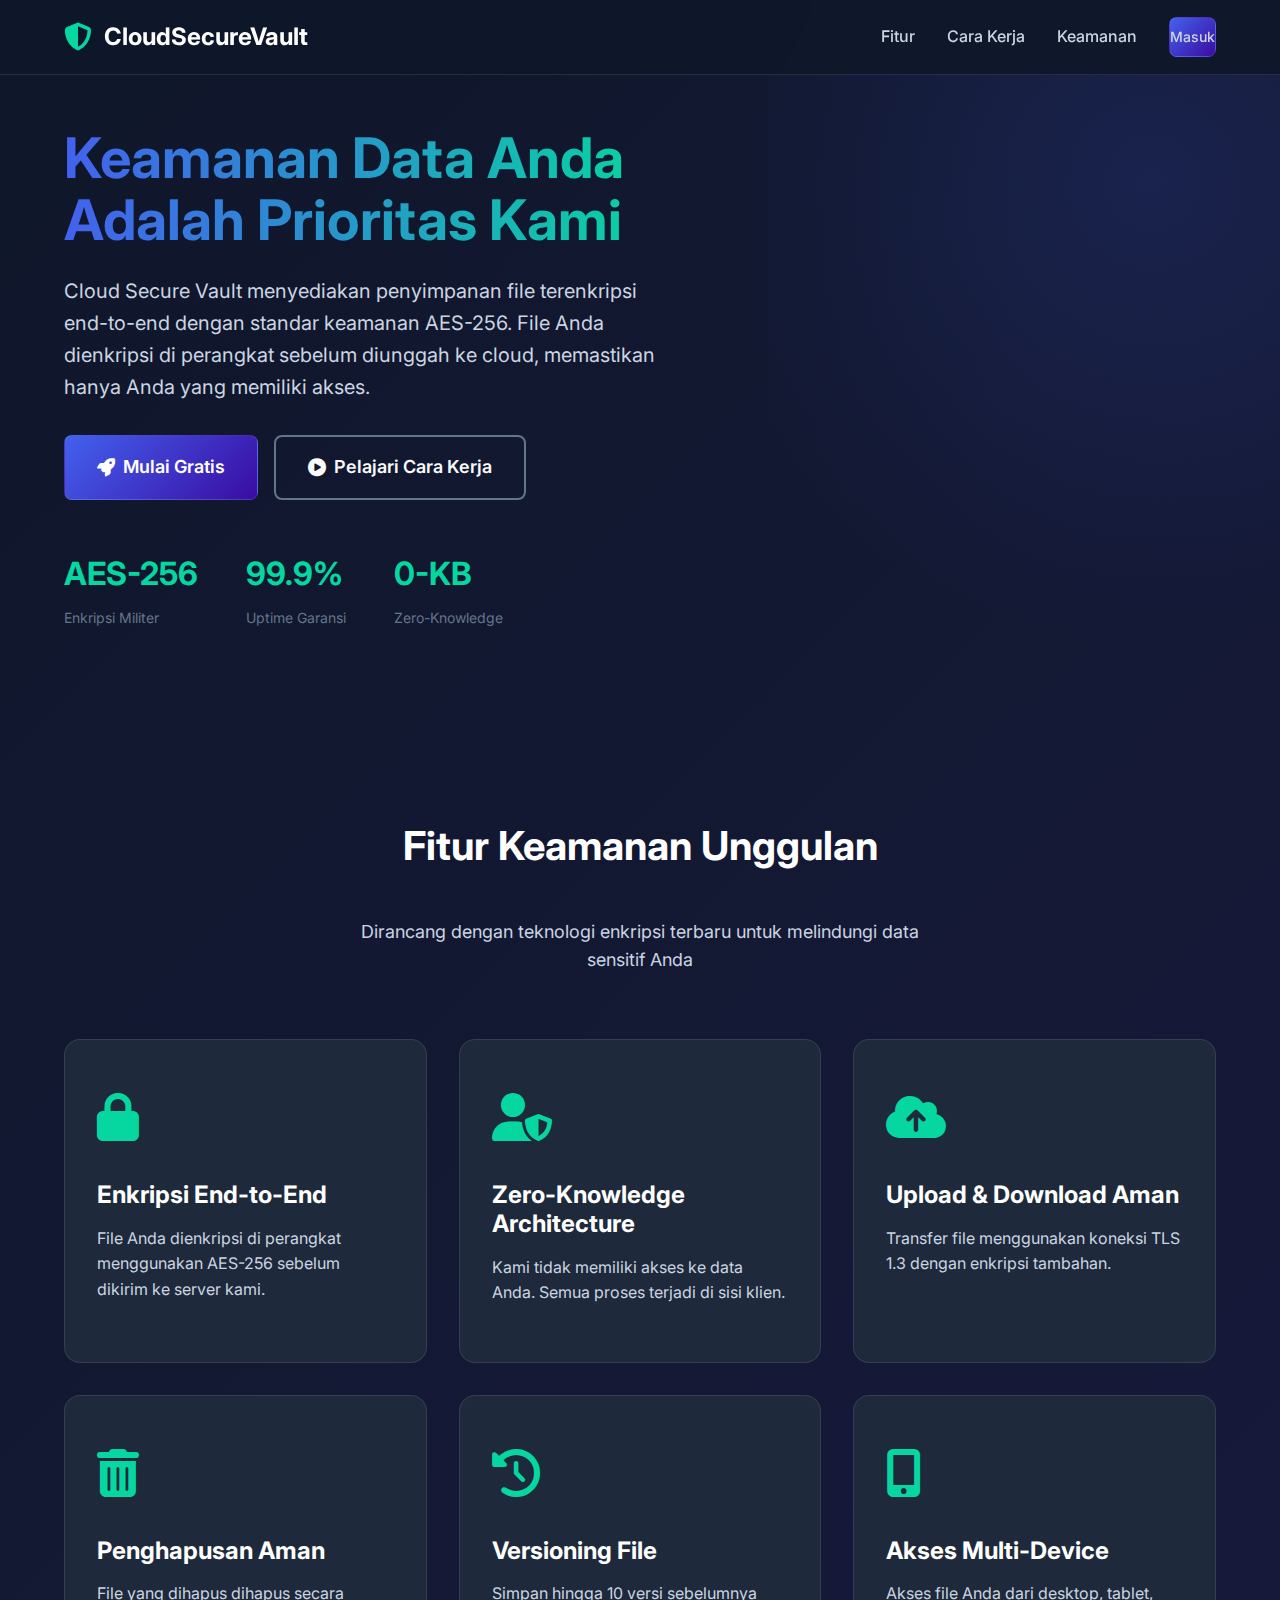
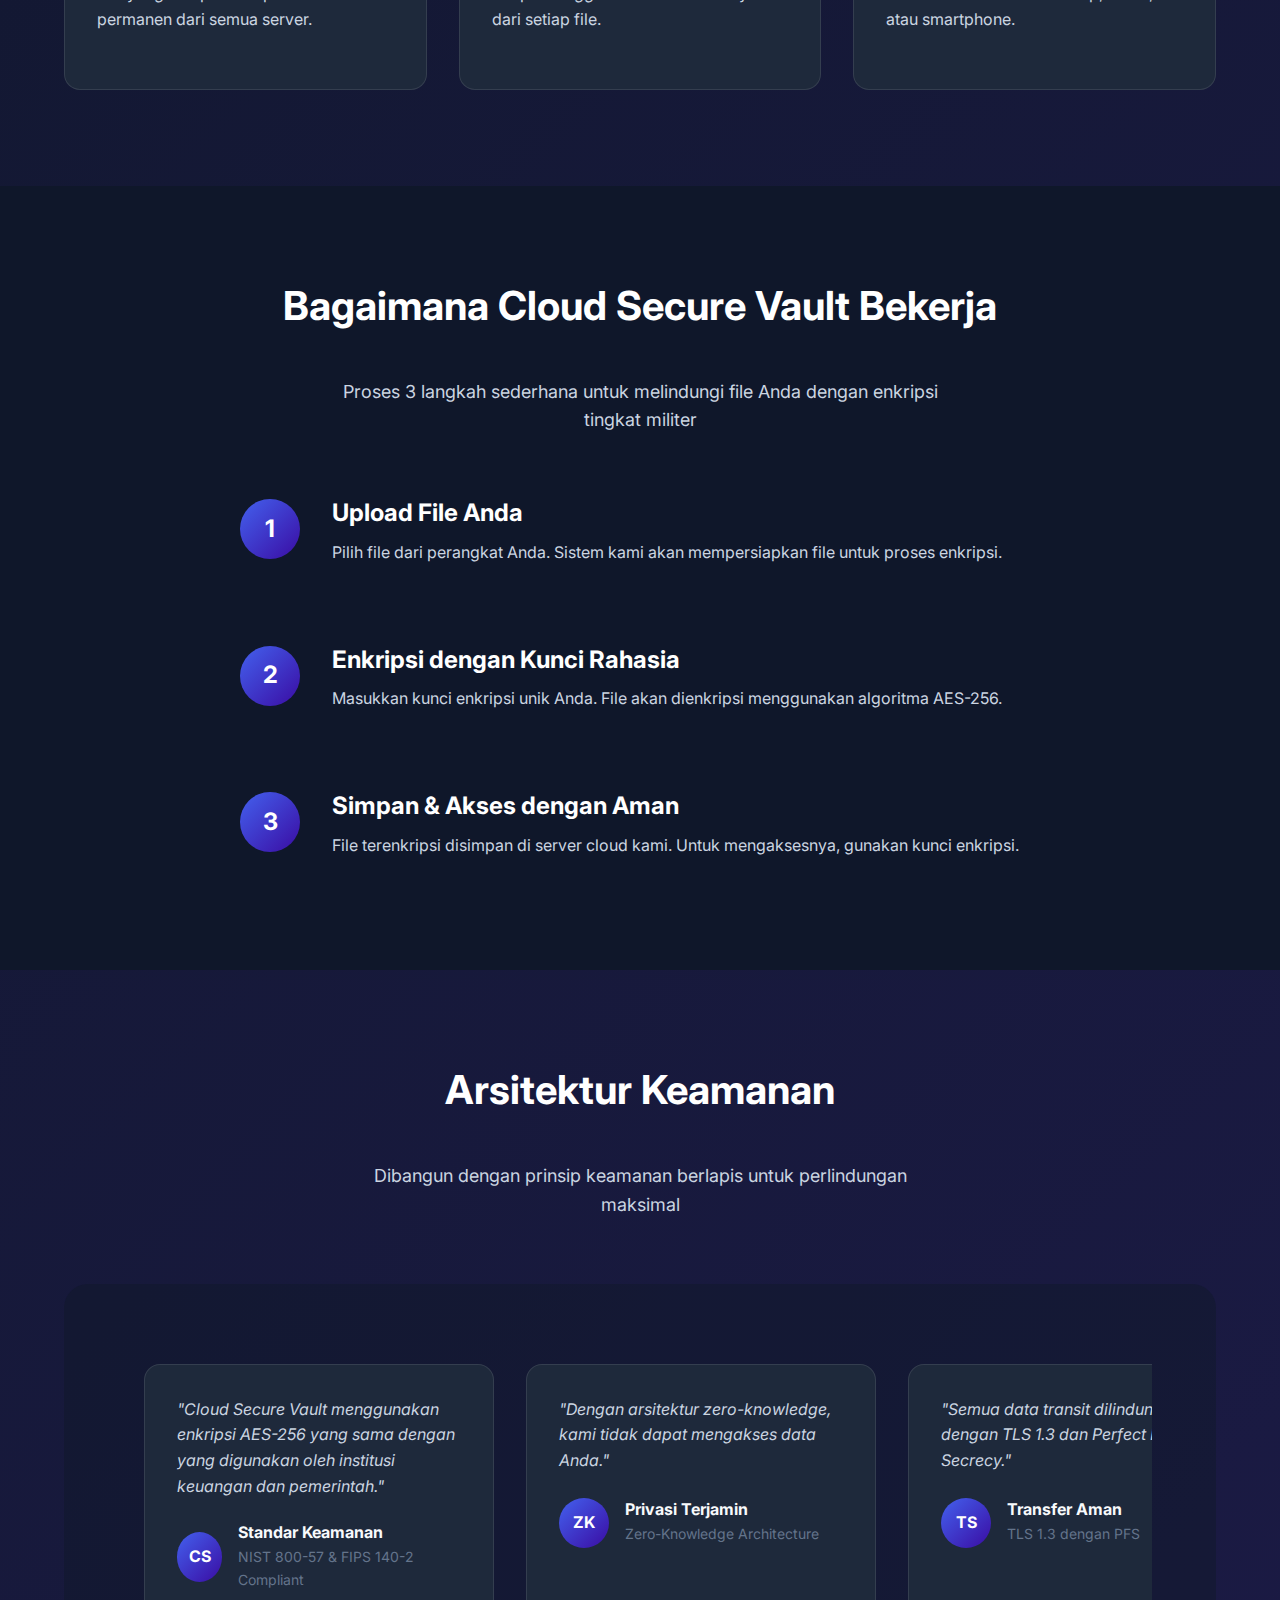
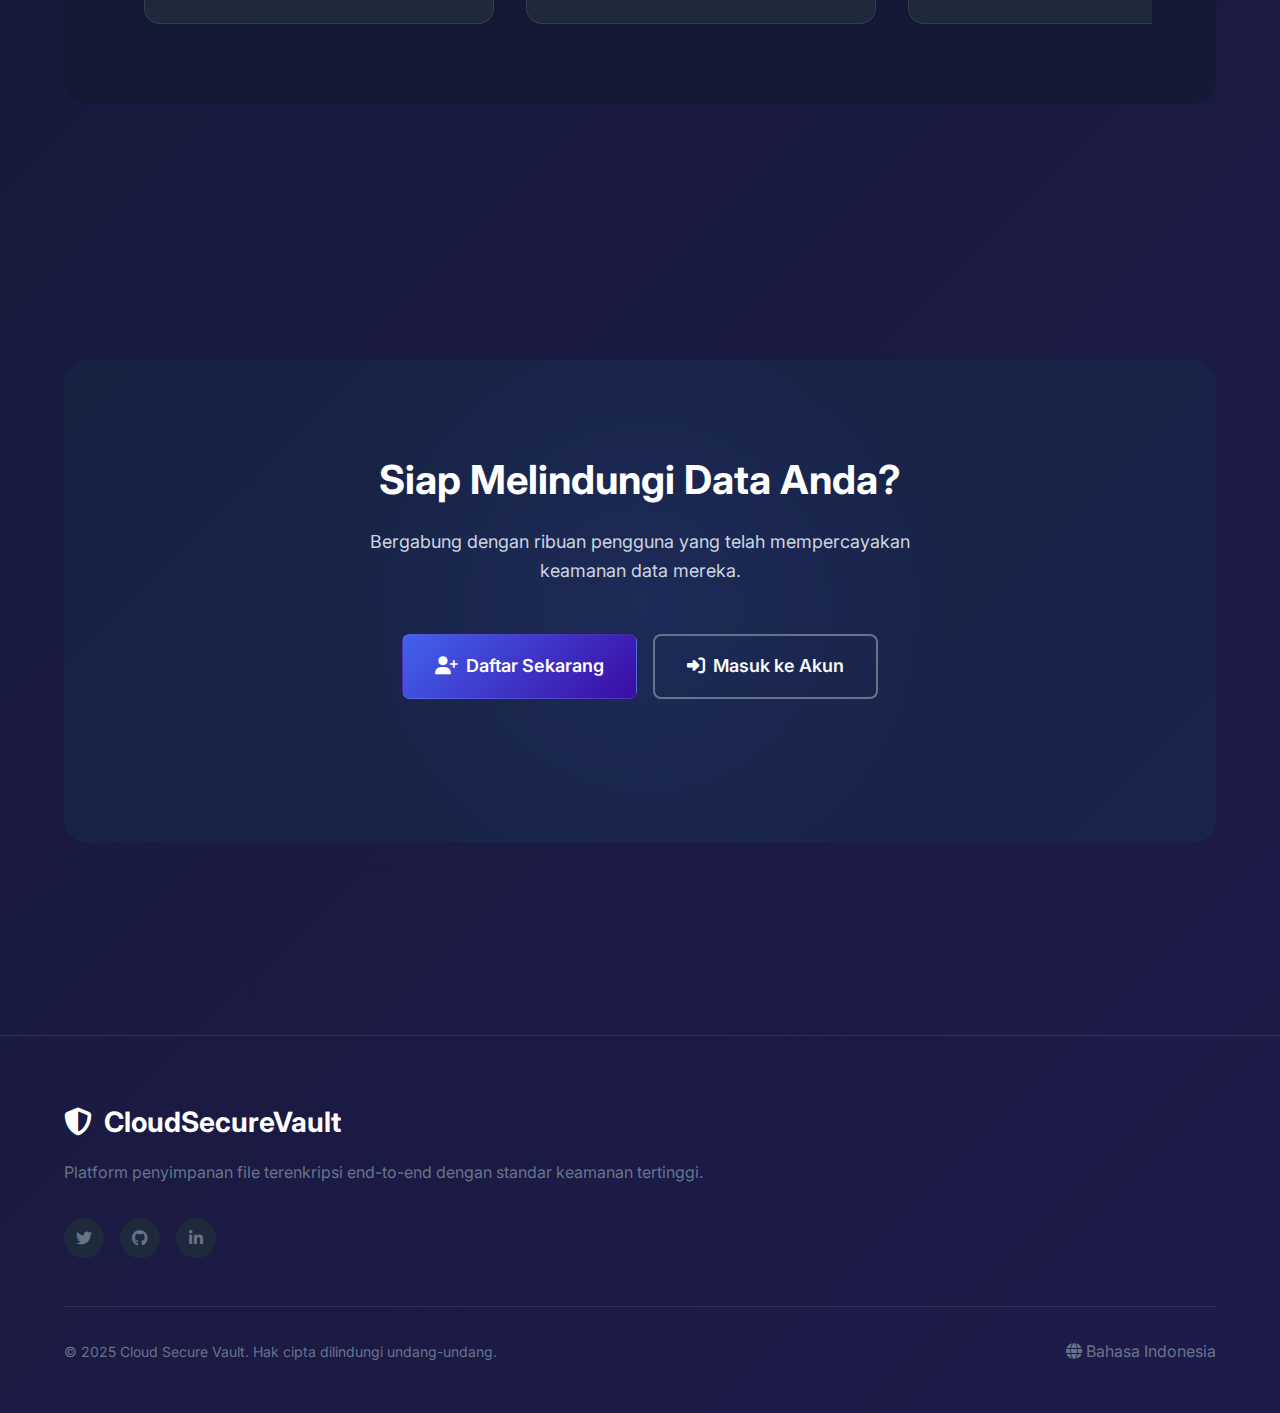
<file: index.html>
<!DOCTYPE html>
<html lang="id">
<head>
  <meta charset="UTF-8" />
  <meta name="viewport" content="width=device-width, initial-scale=1.0" />
  <title>Cloud Secure Vault - Penyimpanan File Terenkripsi End-to-End</title>
  <meta name="description" content="Cloud Secure Vault adalah solusi penyimpanan file terenkripsi AES-256 dengan keamanan tingkat militer.">
  <link rel="stylesheet" href="https://cdnjs.cloudflare.com/ajax/libs/font-awesome/6.4.0/css/all.min.css">
  <link href="https://fonts.googleapis.com/css2?family=Inter:wght@300;400;500;600;700&display=swap" rel="stylesheet">
  <link rel="stylesheet" href="css/style.css">
  <link rel="icon" type="image/svg+xml" href="https://api.iconify.design/mdi/shield-lock.svg">
</head>
<body>
  <nav class="navbar">
    <div class="nav-container">
      <a href="index.html" class="logo">
        <i class="fas fa-shield-alt logo-icon"></i>
        <span>CloudSecureVault</span>
      </a>
      
      <div class="nav-links">
        <a href="#features">Fitur</a>
        <a href="#how-it-works">Cara Kerja</a>
        <a href="#security">Keamanan</a>
        <a href="login.html" class="btn btn-primary btn-sm">Masuk</a>
      </div>
      
      <button class="mobile-menu-btn" id="mobile-menu-btn">
        <i class="fas fa-bars"></i>
      </button>
    </div>
  </nav>

  <section class="hero">
    <div class="container">
      <div class="hero-content">
        <h1 class="hero-title">Keamanan Data Anda Adalah Prioritas Kami</h1>
        <p class="hero-subtitle">
          Cloud Secure Vault menyediakan penyimpanan file terenkripsi end-to-end dengan standar keamanan AES-256. 
          File Anda dienkripsi di perangkat sebelum diunggah ke cloud, memastikan hanya Anda yang memiliki akses.
        </p>
        
        <div class="hero-buttons">
          <a href="register.html" class="btn btn-primary btn-lg">
            <i class="fas fa-rocket"></i> Mulai Gratis
          </a>
          <a href="#how-it-works" class="btn btn-secondary btn-lg">
            <i class="fas fa-play-circle"></i> Pelajari Cara Kerja
          </a>
        </div>
        
        <div class="hero-stats">
          <div class="stat-item">
            <span class="stat-number">AES-256</span>
            <span class="stat-label">Enkripsi Militer</span>
          </div>
          <div class="stat-item">
            <span class="stat-number">99.9%</span>
            <span class="stat-label">Uptime Garansi</span>
          </div>
          <div class="stat-item">
            <span class="stat-number">0-KB</span>
            <span class="stat-label">Zero-Knowledge</span>
          </div>
        </div>
      </div>
    </div>
  </section>

  <section class="section" id="features">
    <div class="container">
      <h2 class="section-title">Fitur Keamanan Unggulan</h2>
      <p class="section-subtitle">
        Dirancang dengan teknologi enkripsi terbaru untuk melindungi data sensitif Anda
      </p>
      
      <div class="features-grid">
        <div class="feature-card">
          <div class="feature-icon">
            <i class="fas fa-lock"></i>
          </div>
          <h3 class="feature-title">Enkripsi End-to-End</h3>
          <p class="feature-description">
            File Anda dienkripsi di perangkat menggunakan AES-256 sebelum dikirim ke server kami.
          </p>
        </div>
        
        <div class="feature-card">
          <div class="feature-icon">
            <i class="fas fa-user-shield"></i>
          </div>
          <h3 class="feature-title">Zero-Knowledge Architecture</h3>
          <p class="feature-description">
            Kami tidak memiliki akses ke data Anda. Semua proses terjadi di sisi klien.
          </p>
        </div>
        
        <div class="feature-card">
          <div class="feature-icon">
            <i class="fas fa-cloud-upload-alt"></i>
          </div>
          <h3 class="feature-title">Upload & Download Aman</h3>
          <p class="feature-description">
            Transfer file menggunakan koneksi TLS 1.3 dengan enkripsi tambahan.
          </p>
        </div>
        
        <div class="feature-card">
          <div class="feature-icon">
            <i class="fas fa-trash-alt"></i>
          </div>
          <h3 class="feature-title">Penghapusan Aman</h3>
          <p class="feature-description">
            File yang dihapus dihapus secara permanen dari semua server.
          </p>
        </div>
        
        <div class="feature-card">
          <div class="feature-icon">
            <i class="fas fa-history"></i>
          </div>
          <h3 class="feature-title">Versioning File</h3>
          <p class="feature-description">
            Simpan hingga 10 versi sebelumnya dari setiap file.
          </p>
        </div>
        
        <div class="feature-card">
          <div class="feature-icon">
            <i class="fas fa-mobile-alt"></i>
          </div>
          <h3 class="feature-title">Akses Multi-Device</h3>
          <p class="feature-description">
            Akses file Anda dari desktop, tablet, atau smartphone.
          </p>
        </div>
      </div>
    </div>
  </section>

  <section class="section bg-dark" id="how-it-works">
    <div class="container">
      <h2 class="section-title">Bagaimana Cloud Secure Vault Bekerja</h2>
      <p class="section-subtitle">
        Proses 3 langkah sederhana untuk melindungi file Anda dengan enkripsi tingkat militer
      </p>
      
      <div class="steps">
        <div class="step">
          <div class="step-number">1</div>
          <div class="step-content">
            <h3 class="step-title">Upload File Anda</h3>
            <p class="step-description">
              Pilih file dari perangkat Anda. Sistem kami akan mempersiapkan file untuk proses enkripsi.
            </p>
          </div>
        </div>
        
        <div class="step">
          <div class="step-number">2</div>
          <div class="step-content">
            <h3 class="step-title">Enkripsi dengan Kunci Rahasia</h3>
            <p class="step-description">
              Masukkan kunci enkripsi unik Anda. File akan dienkripsi menggunakan algoritma AES-256.
            </p>
          </div>
        </div>
        
        <div class="step">
          <div class="step-number">3</div>
          <div class="step-content">
            <h3 class="step-title">Simpan & Akses dengan Aman</h3>
            <p class="step-description">
              File terenkripsi disimpan di server cloud kami. Untuk mengaksesnya, gunakan kunci enkripsi.
            </p>
          </div>
        </div>
      </div>
    </div>
  </section>

  <section class="section" id="security">
    <div class="container">
      <h2 class="section-title">Arsitektur Keamanan</h2>
      <p class="section-subtitle">
        Dibangun dengan prinsip keamanan berlapis untuk perlindungan maksimal
      </p>
      
      <div class="testimonials">
        <div class="testimonial-slider">
          <div class="testimonial-card">
            <p class="testimonial-text">
              "Cloud Secure Vault menggunakan enkripsi AES-256 yang sama dengan yang digunakan 
              oleh institusi keuangan dan pemerintah."
            </p>
            <div class="testimonial-author">
              <div class="author-avatar">CS</div>
              <div class="author-info">
                <h4>Standar Keamanan</h4>
                <p>NIST 800-57 & FIPS 140-2 Compliant</p>
              </div>
            </div>
          </div>
          
          <div class="testimonial-card">
            <p class="testimonial-text">
              "Dengan arsitektur zero-knowledge, kami tidak dapat mengakses data Anda."
            </p>
            <div class="testimonial-author">
              <div class="author-avatar">ZK</div>
              <div class="author-info">
                <h4>Privasi Terjamin</h4>
                <p>Zero-Knowledge Architecture</p>
              </div>
            </div>
          </div>
          
          <div class="testimonial-card">
            <p class="testimonial-text">
              "Semua data transit dilindungi dengan TLS 1.3 dan Perfect Forward Secrecy."
            </p>
            <div class="testimonial-author">
              <div class="author-avatar">TS</div>
              <div class="author-info">
                <h4>Transfer Aman</h4>
                <p>TLS 1.3 dengan PFS</p>
              </div>
            </div>
          </div>
        </div>
      </div>
    </div>
  </section>

  <section class="section">
    <div class="container">
      <div class="cta">
        <h2 class="cta-title">Siap Melindungi Data Anda?</h2>
        <p class="cta-description">
          Bergabung dengan ribuan pengguna yang telah mempercayakan keamanan data mereka.
        </p>
        <div class="hero-buttons" style="justify-content: center;">
          <a href="register.html" class="btn btn-primary btn-lg">
            <i class="fas fa-user-plus"></i> Daftar Sekarang
          </a>
          <a href="login.html" class="btn btn-secondary btn-lg">
            <i class="fas fa-sign-in-alt"></i> Masuk ke Akun
          </a>
        </div>
      </div>
    </div>
  </section>

  <footer class="footer">
    <div class="container">
      <div class="footer-content">
        <div class="footer-logo">
          <a href="index.html" class="logo">
            <i class="fas fa-shield-alt"></i>
            CloudSecureVault
          </a>
          <p class="footer-description">
            Platform penyimpanan file terenkripsi end-to-end dengan standar keamanan tertinggi.
          </p>
          <div class="social-links">
            <a href="https://x.com/" class="social-link" title="Twitter">
              <i class="fab fa-twitter"></i>
            </a>
            <a href="https://github.com/harun-san/cloud-secure-vault" class="social-link" title="GitHub">
              <i class="fab fa-github"></i>
            </a>
            <a href="https://id.linkedin.com/" class="social-link" title="LinkedIn">
              <i class="fab fa-linkedin-in"></i>
            </a>
          </div>
        </div>
      </div>
      
      <div class="footer-bottom">
        <p class="copyright">
          &copy; 2025 Cloud Secure Vault. Hak cipta dilindungi undang-undang.
        </p>
        <p class="text-gray">
          <i class="fas fa-globe"></i> Bahasa Indonesia
        </p>
      </div>
    </div>
  </footer>

  <script>
    document.getElementById('mobile-menu-btn')?.addEventListener('click', function() {
      const navLinks = document.querySelector('.nav-links');
      navLinks.classList.toggle('mobile-active');
    });
    
    document.addEventListener('click', function(e) {
      const navLinks = document.querySelector('.nav-links');
      const mobileBtn = document.getElementById('mobile-menu-btn');
      
      if (navLinks?.classList.contains('mobile-active') && 
          !navLinks.contains(e.target) && 
          !mobileBtn.contains(e.target)) {
        navLinks.classList.remove('mobile-active');
      }
    });
    
    document.querySelectorAll('a[href^="#"]').forEach(anchor => {
      anchor.addEventListener('click', function(e) {
        e.preventDefault();
        const targetId = this.getAttribute('href');
        if (targetId === '#') return;
        
        const targetElement = document.querySelector(targetId);
        if (targetElement) {
          const navLinks = document.querySelector('.nav-links');
          if (navLinks?.classList.contains('mobile-active')) {
            navLinks.classList.remove('mobile-active');
          }
          
          window.scrollTo({
            top: targetElement.offsetTop - 80,
            behavior: 'smooth'
          });
        }
      });
    });
    
    window.addEventListener('scroll', function() {
      const sections = document.querySelectorAll('section[id]');
      const navLinks = document.querySelectorAll('.nav-links a[href^="#"]');
      
      let current = '';
      sections.forEach(section => {
        const sectionTop = section.offsetTop;
        const sectionHeight = section.clientHeight;
        if (scrollY >= sectionTop - 100) {
          current = section.getAttribute('id');
        }
      });
      
      navLinks.forEach(link => {
        link.classList.remove('active');
        if (link.getAttribute('href') === `#${current}`) {
          link.classList.add('active');
        }
      });
    });
  </script>
</body>
</html>
</file>
<file: css/style.css>
:root {
  --primary: #4361ee;
  --primary-dark: #3a56d4;
  --primary-light: #e0e7ff;
  --secondary: #7209b7;
  --accent: #06d6a0;
  --danger: #ef476f;
  --warning: #ffd166;
  --dark: #0f172a;
  --dark-light: #1e293b;
  --light: #f8fafc;
  --gray: #64748b;
  --gray-light: #cbd5e1;
  --gray-dark: #334155;
  --shadow-sm: 0 1px 2px 0 rgba(0, 0, 0, 0.05);
  --shadow: 0 4px 6px -1px rgba(0, 0, 0, 0.1);
  --shadow-md: 0 10px 15px -3px rgba(0, 0, 0, 0.1);
  --shadow-lg: 0 20px 25px -5px rgba(0, 0, 0, 0.1);
  --shadow-xl: 0 25px 50px -12px rgba(0, 0, 0, 0.25);
  --gradient-primary: linear-gradient(135deg, #4361ee 0%, #3a0ca3 100%);
  --gradient-dark: linear-gradient(135deg, #0f172a 0%, #1e1b4b 100%);
  --gradient-accent: linear-gradient(135deg, #06d6a0 0%, #0284c7 100%);
  --radius-sm: 0.375rem;
  --radius: 0.5rem;
  --radius-md: 0.75rem;
  --radius-lg: 1rem;
  --radius-xl: 1.5rem;
  --transition: all 0.3s ease;
}

* {
  margin: 0;
  padding: 0;
  box-sizing: border-box;
}

html {
  scroll-behavior: smooth;
}

body {
  font-family: 'Inter', -apple-system, BlinkMacSystemFont, 'Segoe UI', Roboto, Oxygen, Ubuntu, sans-serif;
  background: var(--gradient-dark);
  color: var(--light);
  line-height: 1.6;
  min-height: 100vh;
  overflow-x: hidden;
}

h1, h2, h3, h4, h5, h6 {
  font-weight: 700;
  line-height: 1.2;
  margin-bottom: 1rem;
}

p {
  margin-bottom: 1rem;
}

a {
  color: inherit;
  text-decoration: none;
  transition: var(--transition);
}

img {
  max-width: 100%;
  height: auto;
}

.container {
  width: 100%;
  max-width: 1200px;
  margin: 0 auto;
  padding: 0 1.5rem;
}

.btn {
  display: inline-flex;
  align-items: center;
  justify-content: center;
  gap: 0.5rem;
  padding: 0.875rem 1.75rem;
  border-radius: var(--radius);
  font-weight: 600;
  font-size: 1rem;
  cursor: pointer;
  transition: var(--transition);
  border: none;
  outline: none;
  position: relative;
  overflow: hidden;
}

.btn:disabled {
  opacity: 0.6;
  cursor: not-allowed;
}

.btn-primary {
  background: var(--gradient-primary);
  color: white;
  border: 1px solid rgba(255, 255, 255, 0.1);
}

.btn-primary:hover:not(:disabled) {
  transform: translateY(-2px);
  box-shadow: var(--shadow-lg);
}

.btn-secondary {
  background: transparent;
  color: var(--light);
  border: 2px solid var(--gray);
}

.btn-secondary:hover:not(:disabled) {
  border-color: var(--accent);
  color: var(--accent);
  transform: translateY(-2px);
}

.btn-danger {
  background: var(--danger);
  color: white;
}

.btn-danger:hover:not(:disabled) {
  background: #dc2626;
  transform: translateY(-2px);
}

.btn-accent {
  background: var(--accent);
  color: white;
}

.btn-accent:hover:not(:disabled) {
  background: #059669;
  transform: translateY(-2px);
}

.btn-full {
  width: 100%;
}

.btn-sm {
  padding: 0.5rem 1rem;
  font-size: 0.875rem;
}

.btn-lg {
  padding: 1rem 2rem;
  font-size: 1.125rem;
}

.navbar {
  position: fixed;
  top: 0;
  left: 0;
  right: 0;
  background: rgba(15, 23, 42, 0.95);
  backdrop-filter: blur(10px);
  border-bottom: 1px solid rgba(255, 255, 255, 0.1);
  z-index: 1000;
  padding: 1rem 0;
}

.nav-container {
  display: flex;
  justify-content: space-between;
  align-items: center;
  max-width: 1200px;
  margin: 0 auto;
  padding: 0 1.5rem;
}

.logo {
  display: flex;
  align-items: center;
  gap: 0.75rem;
  font-size: 1.5rem;
  font-weight: 700;
  color: white;
}

.logo-icon {
  color: var(--accent);
  font-size: 1.75rem;
}

.nav-links {
  display: flex;
  gap: 2rem;
  align-items: center;
}

.nav-links a {
  color: var(--gray-light);
  font-weight: 500;
  position: relative;
  padding: 0.5rem 0;
}

.nav-links a:hover {
  color: var(--accent);
}

.nav-links a.active {
  color: var(--accent);
}

.nav-links a::after {
  content: '';
  position: absolute;
  bottom: 0;
  left: 0;
  width: 0;
  height: 2px;
  background: var(--accent);
  transition: var(--transition);
}

.nav-links a:hover::after {
  width: 100%;
}

.mobile-menu-btn {
  display: none;
  background: none;
  border: none;
  color: white;
  font-size: 1.5rem;
  cursor: pointer;
  padding: 0.5rem;
}

.hero {
  padding: 8rem 0 6rem;
  position: relative;
  overflow: hidden;
}

.hero::before {
  content: '';
  position: absolute;
  top: -50%;
  right: -20%;
  width: 60%;
  height: 150%;
  background: radial-gradient(circle, rgba(67, 97, 238, 0.15) 0%, transparent 70%);
  z-index: -1;
}

.hero-content {
  max-width: 600px;
}

.hero-title {
  font-size: 3.5rem;
  margin-bottom: 1.5rem;
  background: linear-gradient(90deg, var(--primary) 0%, var(--accent) 100%);
  -webkit-background-clip: text;
  background-clip: text;
  color: transparent;
  line-height: 1.1;
}

.hero-subtitle {
  font-size: 1.25rem;
  color: var(--gray-light);
  margin-bottom: 2rem;
  line-height: 1.6;
}

.hero-buttons {
  display: flex;
  gap: 1rem;
  margin-bottom: 3rem;
}

.hero-stats {
  display: flex;
  gap: 3rem;
  flex-wrap: wrap;
}

.stat-item {
  display: flex;
  flex-direction: column;
  gap: 0.5rem;
}

.stat-number {
  font-size: 2rem;
  font-weight: 700;
  color: var(--accent);
}

.stat-label {
  color: var(--gray);
  font-size: 0.875rem;
}

.section {
  padding: 6rem 0;
}

.section-title {
  text-align: center;
  font-size: 2.5rem;
  margin-bottom: 3rem;
  color: white;
}

.section-subtitle {
  text-align: center;
  color: var(--gray-light);
  max-width: 600px;
  margin: 0 auto 4rem;
  font-size: 1.125rem;
}

.features-grid {
  display: grid;
  grid-template-columns: repeat(auto-fit, minmax(300px, 1fr));
  gap: 2rem;
  margin-top: 3rem;
}

.feature-card {
  background: var(--dark-light);
  padding: 2.5rem 2rem;
  border-radius: var(--radius-lg);
  border: 1px solid rgba(255, 255, 255, 0.1);
  transition: var(--transition);
  position: relative;
  overflow: hidden;
}

.feature-card::before {
  content: '';
  position: absolute;
  top: 0;
  left: 0;
  right: 0;
  height: 3px;
  background: var(--gradient-accent);
  transform: scaleX(0);
  transition: var(--transition);
}

.feature-card:hover {
  transform: translateY(-8px);
  border-color: var(--primary);
  box-shadow: var(--shadow-xl);
}

.feature-card:hover::before {
  transform: scaleX(1);
}

.feature-icon {
  font-size: 3rem;
  color: var(--accent);
  margin-bottom: 1.5rem;
}

.feature-title {
  font-size: 1.5rem;
  margin-bottom: 1rem;
  color: white;
}

.feature-description {
  color: var(--gray-light);
  line-height: 1.6;
}

.bg-dark {
  background: var(--dark);
}

.steps {
  display: flex;
  flex-direction: column;
  gap: 4rem;
  max-width: 800px;
  margin: 0 auto;
  position: relative;
}

.step {
  display: flex;
  gap: 2rem;
  align-items: flex-start;
  position: relative;
}

.step-number {
  flex-shrink: 0;
  width: 60px;
  height: 60px;
  background: var(--gradient-primary);
  border-radius: 50%;
  display: flex;
  align-items: center;
  justify-content: center;
  font-size: 1.5rem;
  font-weight: 700;
  color: white;
  position: relative;
  z-index: 2;
}

.step-content {
  flex: 1;
}

.step-title {
  font-size: 1.5rem;
  margin-bottom: 0.75rem;
  color: white;
}

.step-description {
  color: var(--gray-light);
  line-height: 1.6;
}

.testimonials {
  background: rgba(15, 23, 42, 0.5);
  border-radius: var(--radius-xl);
  padding: 4rem;
  margin-top: 4rem;
}

.testimonial-slider {
  display: flex;
  gap: 2rem;
  overflow-x: auto;
  padding: 1rem;
  scrollbar-width: none;
  -ms-overflow-style: none;
}

.testimonial-slider::-webkit-scrollbar {
  display: none;
}

.testimonial-card {
  min-width: 350px;
  background: var(--dark-light);
  padding: 2rem;
  border-radius: var(--radius-lg);
  border: 1px solid rgba(255, 255, 255, 0.1);
}

.testimonial-text {
  color: var(--gray-light);
  font-style: italic;
  margin-bottom: 1.5rem;
  line-height: 1.6;
}

.testimonial-author {
  display: flex;
  align-items: center;
  gap: 1rem;
}

.author-avatar {
  width: 50px;
  height: 50px;
  border-radius: 50%;
  background: var(--gradient-primary);
  display: flex;
  align-items: center;
  justify-content: center;
  font-weight: 700;
  color: white;
}

.author-info h4 {
  margin-bottom: 0.25rem;
  font-size: 1rem;
}

.author-info p {
  color: var(--gray);
  font-size: 0.875rem;
  margin: 0;
}

.cta {
  text-align: center;
  padding: 6rem 0;
  background: rgba(6, 214, 160, 0.05);
  border-radius: var(--radius-xl);
  margin-top: 4rem;
  position: relative;
  overflow: hidden;
}

.cta::before {
  content: '';
  position: absolute;
  top: 0;
  left: 0;
  right: 0;
  bottom: 0;
  background: radial-gradient(circle at 50% 50%, rgba(67, 97, 238, 0.1) 0%, transparent 50%);
  z-index: -1;
}

.cta-title {
  font-size: 2.5rem;
  margin-bottom: 1.5rem;
  color: white;
}

.cta-description {
  color: var(--gray-light);
  max-width: 600px;
  margin: 0 auto 3rem;
  font-size: 1.125rem;
}

.footer {
  padding: 4rem 0 2rem;
  border-top: 1px solid rgba(255, 255, 255, 0.1);
  margin-top: 6rem;
}

.footer-content {
  margin-bottom: 3rem;
}

.footer-logo {
  display: flex;
  flex-direction: column;
  gap: 1rem;
}

.footer-logo .logo {
  font-size: 1.75rem;
}

.footer-description {
  color: var(--gray);
  line-height: 1.6;
}

.footer-bottom {
  padding-top: 2rem;
  border-top: 1px solid rgba(255, 255, 255, 0.1);
  display: flex;
  justify-content: space-between;
  align-items: center;
  flex-wrap: wrap;
  gap: 1rem;
}

.copyright {
  color: var(--gray);
  font-size: 0.875rem;
}

.social-links {
  display: flex;
  gap: 1rem;
}

.social-link {
  width: 40px;
  height: 40px;
  border-radius: 50%;
  background: var(--dark-light);
  display: flex;
  align-items: center;
  justify-content: center;
  color: var(--gray);
  transition: var(--transition);
}

.social-link:hover {
  background: var(--primary);
  color: white;
  transform: translateY(-2px);
}

.text-center { text-align: center; }
.text-accent { color: var(--accent); }
.text-primary { color: var(--primary); }
.text-gray { color: var(--gray); }
.text-danger { color: var(--danger); }

.mt-1 { margin-top: 0.5rem; }
.mt-2 { margin-top: 1rem; }
.mt-3 { margin-top: 1.5rem; }
.mt-4 { margin-top: 2rem; }

.hidden { display: none !important; }

.modal {
  display: none;
  position: fixed;
  top: 0;
  left: 0;
  right: 0;
  bottom: 0;
  background: rgba(0, 0, 0, 0.8);
  backdrop-filter: blur(5px);
  z-index: 1000;
  align-items: center;
  justify-content: center;
  padding: 1rem;
}

.modal.active {
  display: flex;
}

.modal-content {
  background: var(--dark-light);
  border-radius: var(--radius-xl);
  width: 100%;
  max-width: 500px;
  max-height: 90vh;
  overflow-y: auto;
  border: 1px solid rgba(255, 255, 255, 0.1);
  box-shadow: var(--shadow-xl);
}

.modal-header {
  padding: 1.5rem 1.5rem 1rem;
  border-bottom: 1px solid rgba(255, 255, 255, 0.1);
  display: flex;
  justify-content: space-between;
  align-items: center;
}

.modal-header h2 {
  margin: 0;
  color: white;
  font-size: 1.5rem;
  display: flex;
  align-items: center;
  gap: 0.75rem;
}

.modal-body {
  padding: 1.5rem;
}

.modal-footer {
  padding: 1rem 1.5rem 1.5rem;
  border-top: 1px solid rgba(255, 255, 255, 0.1);
  display: flex;
  justify-content: flex-end;
  gap: 1rem;
}

.close-modal {
  background: none;
  border: none;
  color: var(--gray);
  font-size: 1.5rem;
  cursor: pointer;
  padding: 0.5rem;
}

.close-modal:hover {
  color: white;
}

.alert {
  padding: 1rem;
  border-radius: var(--radius);
  margin-bottom: 1.5rem;
  display: flex;
  align-items: center;
  gap: 0.75rem;
}

.alert-success {
  background: rgba(6, 214, 160, 0.1);
  border: 1px solid var(--accent);
  color: var(--accent);
}

.alert-error {
  background: rgba(239, 71, 111, 0.1);
  border: 1px solid var(--danger);
  color: var(--danger);
}

.alert-warning {
  background: rgba(255, 209, 102, 0.1);
  border: 1px solid var(--warning);
  color: var(--warning);
}

.alert-danger {
  background: rgba(239, 71, 111, 0.1);
  border: 1px solid var(--danger);
  color: var(--danger);
}

.alert-icon {
  font-size: 1.25rem;
}

@media (max-width: 991px) {
  .hero {
    padding: 7rem 0 4rem;
  }
  
  .hero-title {
    font-size: 2.5rem;
  }
  
  .section {
    padding: 4rem 0;
  }
  
  .section-title {
    font-size: 2rem;
  }
  
  .nav-links {
    display: none;
  }
  
  .mobile-menu-btn {
    display: block;
  }
  
  .nav-links.mobile-active {
    display: flex;
    flex-direction: column;
    position: absolute;
    top: 100%;
    left: 0;
    right: 0;
    background: var(--dark-light);
    padding: 1rem;
    border-bottom: 1px solid rgba(255, 255, 255, 0.1);
  }
  
  .hero-buttons {
    flex-direction: column;
  }
  
  .btn {
    width: 100%;
  }
  
  .features-grid {
    grid-template-columns: 1fr;
  }
  
  .testimonial-card {
    min-width: 100%;
  }
  
  .testimonials {
    padding: 2rem;
  }
}

@media (max-width: 767px) {
  .hero-title {
    font-size: 2rem;
  }
  
  .hero-subtitle {
    font-size: 1.125rem;
  }
  
  .hero-stats {
    flex-direction: column;
    gap: 1.5rem;
  }
  
  .section-title {
    font-size: 1.75rem;
  }
  
  .cta-title {
    font-size: 1.75rem;
  }
  
  .modal-content {
    margin: 1rem;
  }
}
</file>
